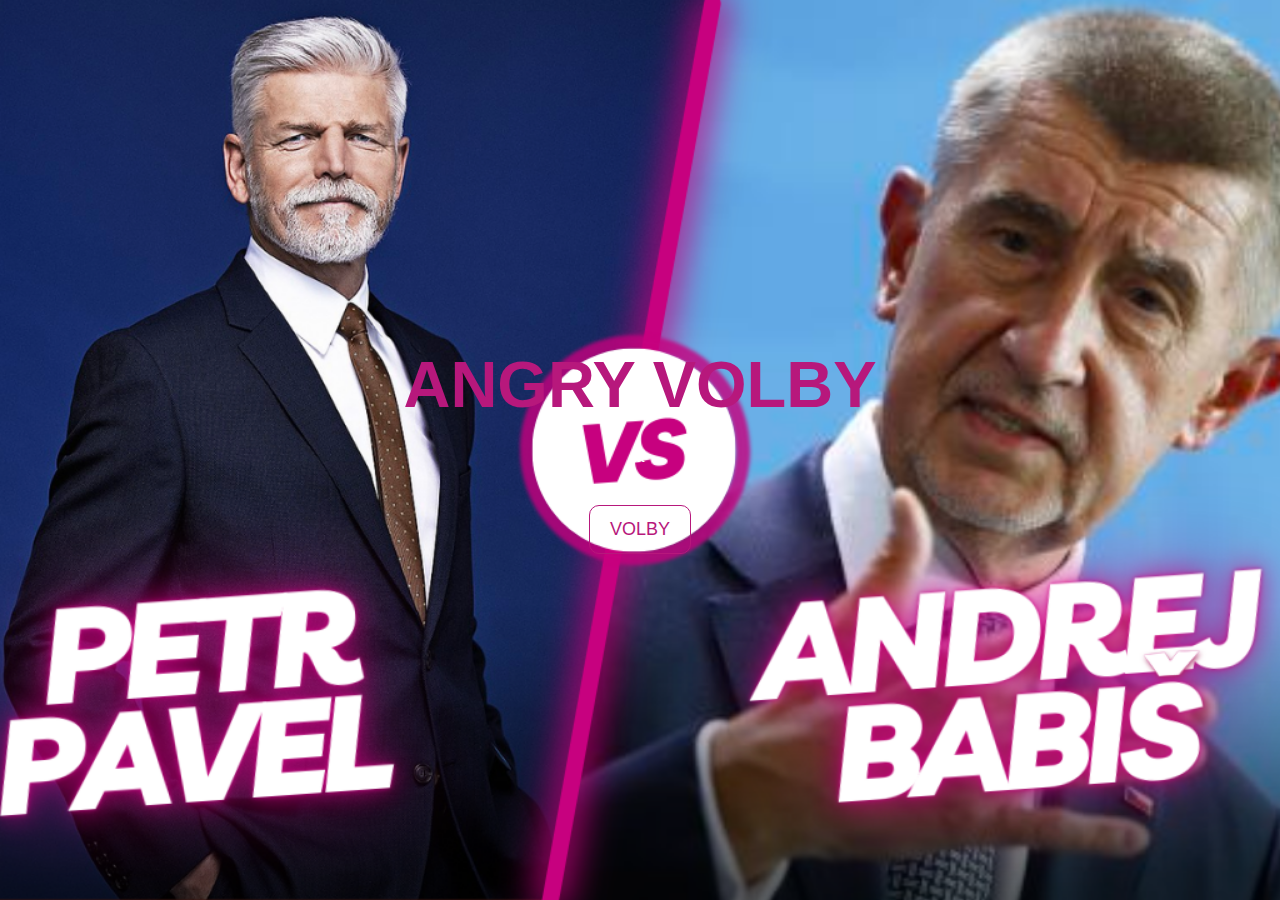
<file: index.html>
<!doctype html>
<html lang="cs">

<head>
  <title>Angry volby</title>
  <!-- Required meta tags -->
  <meta charset="utf-8">
  <meta name="viewport" content="width=device-width, initial-scale=1, shrink-to-fit=no">

  <!-- Bootstrap CSS -->
  <link rel="stylesheet" href="https://stackpath.bootstrapcdn.com/bootstrap/4.3.1/css/bootstrap.min.css"
    integrity="sha384-ggOyR0iXCbMQv3Xipma34MD+dH/1fQ784/j6cY/iJTQUOhcWr7x9JvoRxT2MZw1T" crossorigin="anonymous">
  <link rel="stylesheet" href="style.css">

</head>

<body>
  <!-- HEADER -->
  <header></header>
  <!-- MAIN -->
  <main>
    <div class="main-background">
      <h1 class="nadpis1">ANGRY VOLBY</h1>
      <p class="a">a</p>
      <a href="game.html" class="button">VOLBY</a>
    </div>
  </main>

  <!-- Optional JavaScript -->
  <!-- jQuery first, then Popper.js, then Bootstrap JS -->
  <script src="https://code.jquery.com/jquery-3.3.1.slim.min.js"
    integrity="sha384-q8i/X+965DzO0rT7abK41JStQIAqVgRVzpbzo5smXKp4YfRvH+8abtTE1Pi6jizo" crossorigin="anonymous">
  </script>
  <script src="https://cdnjs.cloudflare.com/ajax/libs/popper.js/1.14.7/umd/popper.min.js"
    integrity="sha384-UO2eT0CpHqdSJQ6hJty5KVphtPhzWj9WO1clHTMGa3JDZwrnQq4sF86dIHNDz0W1" crossorigin="anonymous">
  </script>
  <script src="https://stackpath.bootstrapcdn.com/bootstrap/4.3.1/js/bootstrap.min.js"
    integrity="sha384-JjSmVgyd0p3pXB1rRibZUAYoIIy6OrQ6VrjIEaFf/nJGzIxFDsf4x0xIM+B07jRM" crossorigin="anonymous">
  </script>
</body>

</html>
</file>
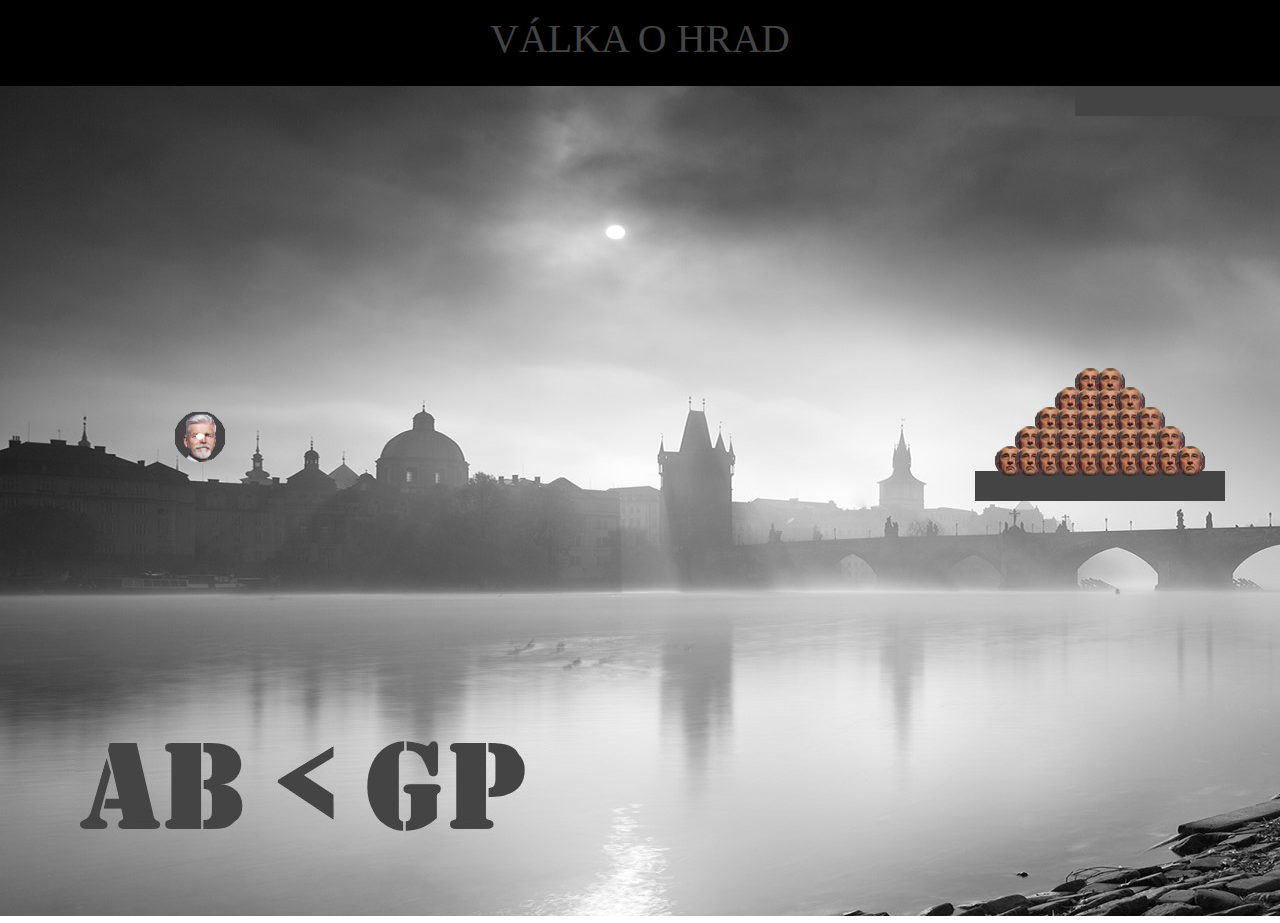
<file: game.html>
<!doctype html>
<html lang="cs">

<head>
    <title>Angry volby</title>
    <!-- Required meta tags -->
    <meta charset="utf-8">
    <meta name="viewport" content="width=device-width, initial-scale=1, shrink-to-fit=no">

    <!-- Bootstrap CSS -->
    <link rel="stylesheet" href="https://stackpath.bootstrapcdn.com/bootstrap/4.3.1/css/bootstrap.min.css"
        integrity="sha384-ggOyR0iXCbMQv3Xipma34MD+dH/1fQ784/j6cY/iJTQUOhcWr7x9JvoRxT2MZw1T" crossorigin="anonymous">
    <link rel="stylesheet" href="style.css">

</head>

<body>
    <!-- HEADER -->
    <header>
        <div class="napis">
            <h1>VÁLKA O HRAD</h1>
        </div>
    </header>
    <!-- MAIN -->
    <main>
        <script src="matter.js"></script>
        <script src="main.js"></script>

    </main>

    <!-- Optional JavaScript -->
    <!-- jQuery first, then Popper.js, then Bootstrap JS -->
    <script src="https://code.jquery.com/jquery-3.3.1.slim.min.js"
        integrity="sha384-q8i/X+965DzO0rT7abK41JStQIAqVgRVzpbzo5smXKp4YfRvH+8abtTE1Pi6jizo" crossorigin="anonymous">
    </script>
    <script src="https://cdnjs.cloudflare.com/ajax/libs/popper.js/1.14.7/umd/popper.min.js"
        integrity="sha384-UO2eT0CpHqdSJQ6hJty5KVphtPhzWj9WO1clHTMGa3JDZwrnQq4sF86dIHNDz0W1" crossorigin="anonymous">
    </script>
    <script src="https://stackpath.bootstrapcdn.com/bootstrap/4.3.1/js/bootstrap.min.js"
        integrity="sha384-JjSmVgyd0p3pXB1rRibZUAYoIIy6OrQ6VrjIEaFf/nJGzIxFDsf4x0xIM+B07jRM" crossorigin="anonymous">
    </script>
</body>

</html>
</file>
<file: style.css>
.napis {
    background-color: #000000;
    text-align: center;
    font-weight: 900;
    font-family: Georgia, 'Times New Roman', Times, serif;
    color: #444444;
    padding: 15px 0px 15px;
}

.main-background {
    background-image: url(img/start.png);
    background-size: cover;
    background-position: center;
    height: 100vh;
    display: flex;
    flex-direction: column;
    justify-content: center;
    align-items: center;
    text-align: center;
    padding: 0 20px;
}

.nadpis1 {
    font-size: 65px;
    font-weight: bold;
    line-height: 1.2;
    color: #b7187c;
}

.button {
    font-size: 18px;
    text-decoration: none;
    color: #b7187c;
    padding: 10px 20px;
    border: #b7187c solid 1px;
    border-radius: 10px;
    margin-top: 20px;
    text-transform: none;
}

.button:hover {
    background: #666464;
    color: #b7187c;
}

.a {
    opacity: 100%;
    margin-top: 13px;
    color: white;
}
</file>
